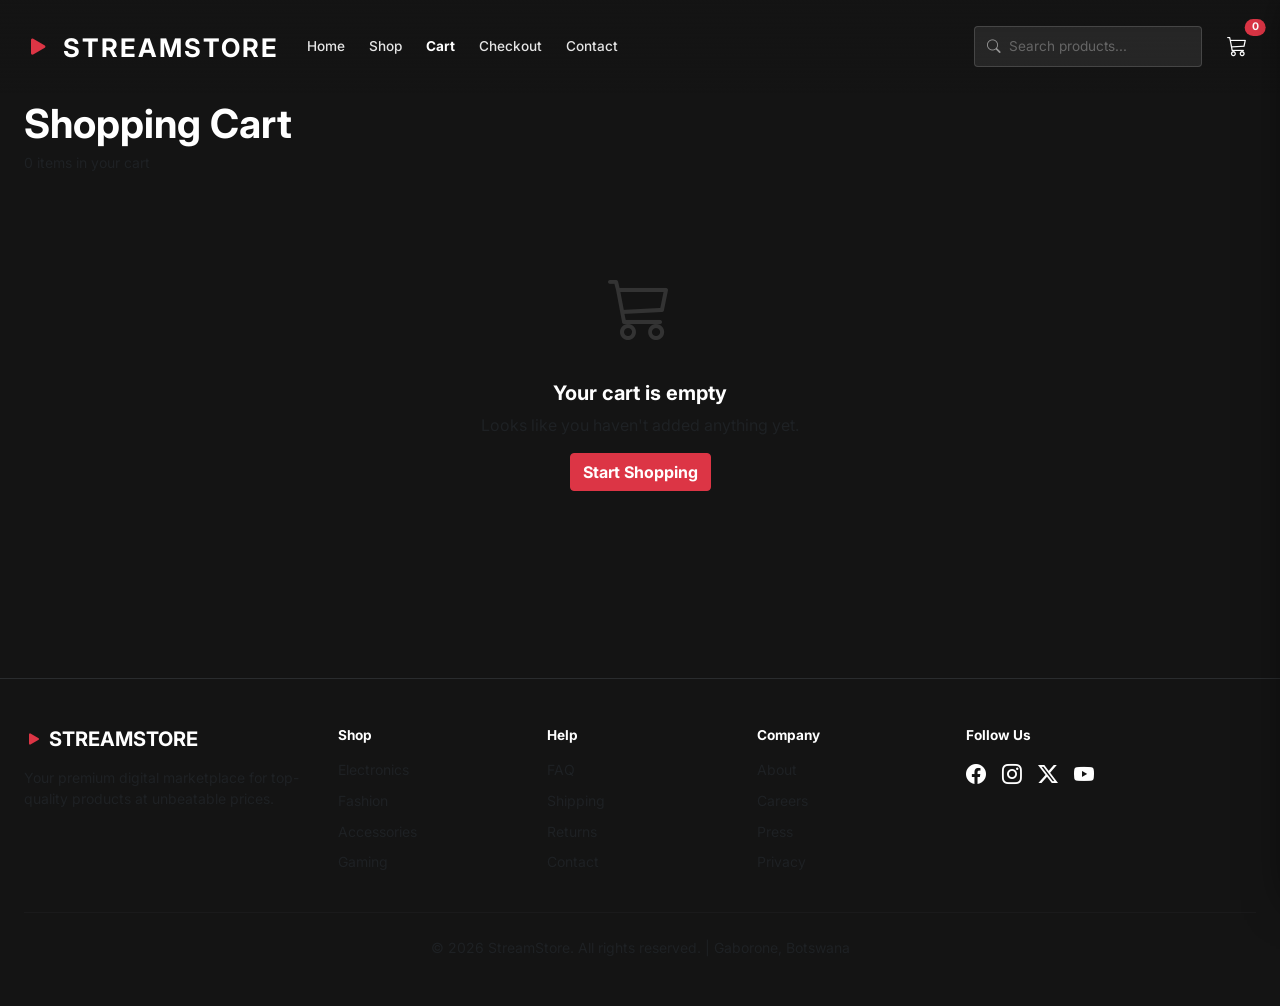
<file: cart.html>
<!DOCTYPE html>
<html lang="en">
<head>
  <meta charset="UTF-8">
  <meta name="viewport" content="width=device-width, initial-scale=1.0">
  <title>Shopping Cart - StreamStore</title>
  <link href="https://cdn.jsdelivr.net/npm/bootstrap@5.3.0/dist/css/bootstrap.min.css" rel="stylesheet">
  <link rel="stylesheet" href="https://cdn.jsdelivr.net/npm/bootstrap-icons@1.11.0/font/bootstrap-icons.css">
  <link rel="stylesheet" href="styles.css">
</head>
<body>

  <!-- Navbar -->
  <nav class="navbar navbar-expand-lg navbar-dark fixed-top">
    <div class="container-fluid px-4">
      <a class="navbar-brand fw-bold" href="index.html">
        <i class="bi bi-play-fill text-danger"></i> STREAMSTORE
      </a>
      <button class="navbar-toggler border-0" type="button" data-bs-toggle="collapse" data-bs-target="#navMenu">
        <span class="navbar-toggler-icon"></span>
      </button>
      <div class="collapse navbar-collapse" id="navMenu">
        <ul class="navbar-nav me-auto mb-2 mb-lg-0">
          <li class="nav-item"><a class="nav-link" href="index.html">Home</a></li>
          <li class="nav-item"><a class="nav-link" href="shop.html">Shop</a></li>
          <li class="nav-item"><a class="nav-link" href="cart.html">Cart</a></li>
          <li class="nav-item"><a class="nav-link" href="checkout.html">Checkout</a></li>
          <li class="nav-item"><a class="nav-link" href="contact.html">Contact</a></li>
        </ul>
        <div class="d-flex align-items-center gap-3">
          <div class="search-box">
            <i class="bi bi-search"></i>
            <input type="text" class="form-control bg-transparent border-0 text-white" placeholder="Search products...">
          </div>
          <button class="btn btn-sm position-relative" id="cartBtn" type="button">
            <i class="bi bi-cart3 fs-5 text-white"></i>
            <span class="position-absolute top-0 start-100 translate-middle badge rounded-pill bg-danger" id="cartCount">0</span>
          </button>
        </div>
      </div>
    </div>
  </nav>

  <!-- Cart Page -->
  <section class="cart-page">
    <div class="container-fluid px-4">
      <h1 class="fw-bold mb-1">Shopping Cart</h1>
      <p class="text-muted small mb-4" id="cartItemCount">0 items in your cart</p>

      <!-- Empty State -->
      <div class="cart-empty-state" id="cartPageEmpty">
        <i class="bi bi-cart3"></i>
        <h5 class="fw-bold">Your cart is empty</h5>
        <p class="text-muted">Looks like you haven't added anything yet.</p>
        <a href="shop.html" class="btn btn-danger fw-bold rounded-1">Start Shopping</a>
      </div>

      <div class="row g-4" id="cartPageContent" style="display:none;">
        <div class="col-lg-8">
          <div class="table-responsive cart-page-table">
            <table class="table table-dark table-borderless mb-0">
              <thead>
                <tr><th>Product</th><th>Price</th><th>Quantity</th><th>Total</th><th></th></tr>
              </thead>
              <tbody id="cartPageBody"></tbody>
            </table>
          </div>
          <div class="mt-3">
            <a href="shop.html" class="text-muted text-decoration-none small"><i class="bi bi-arrow-left me-1"></i> Continue Shopping</a>
          </div>
        </div>
        <div class="col-lg-4" id="cartPageSummary"></div>
      </div>
    </div>
  </section>

  <!-- Footer -->
  <footer class="py-5 border-top border-secondary border-opacity-25 mt-5">
    <div class="container-fluid px-4">
      <div class="row g-4">
        <div class="col-md-3">
          <h5 class="fw-bold mb-3"><i class="bi bi-play-fill text-danger"></i> STREAMSTORE</h5>
          <p class="text-muted small">Your premium digital marketplace for top-quality products at unbeatable prices.</p>
        </div>
        <div class="col-6 col-md-2"><h6 class="fw-bold">Shop</h6><ul class="list-unstyled text-muted small"><li>Electronics</li><li>Fashion</li><li>Accessories</li><li>Gaming</li></ul></div>
        <div class="col-6 col-md-2"><h6 class="fw-bold">Help</h6><ul class="list-unstyled text-muted small"><li>FAQ</li><li>Shipping</li><li>Returns</li><li><a href="contact.html" class="text-muted text-decoration-none">Contact</a></li></ul></div>
        <div class="col-6 col-md-2"><h6 class="fw-bold">Company</h6><ul class="list-unstyled text-muted small"><li>About</li><li>Careers</li><li>Press</li><li>Privacy</li></ul></div>
        <div class="col-6 col-md-3"><h6 class="fw-bold">Follow Us</h6><div class="d-flex gap-3 fs-5"><i class="bi bi-facebook"></i><i class="bi bi-instagram"></i><i class="bi bi-twitter-x"></i><i class="bi bi-youtube"></i></div></div>
      </div>
      <hr class="my-4 border-secondary border-opacity-25">
      <p class="text-center text-muted small mb-0">&copy; 2026 StreamStore. All rights reserved. | Gaborone, Botswana</p>
    </div>
  </footer>

  <!-- Cart Sidebar -->
  <div class="cart-overlay" id="cartOverlay"></div>
  <div class="cart-sidebar" id="cartSidebar">
    <div class="cart-header">
      <h5 class="fw-bold mb-0">Your Cart <span class="badge bg-danger ms-2" id="cartSidebarCount">0</span></h5>
      <button class="btn btn-sm text-white" id="closeCart"><i class="bi bi-x-lg"></i></button>
    </div>
    <div class="cart-body" id="cartBody">
      <div class="text-center text-muted py-5" id="emptyCart">
        <i class="bi bi-cart3 fs-1 d-block mb-3"></i>
        <p>Your cart is empty.</p>
        <small>Add some products to get started!</small>
      </div>
      <div id="cartItems"></div>
    </div>
    <div class="cart-footer">
      <div class="d-flex justify-content-between mb-2">
        <span>Total:</span>
        <span class="fw-bold fs-5" id="cartTotal">P0.00</span>
      </div>
      <a href="cart.html" class="btn btn-danger w-100 fw-bold rounded-1">VIEW CART</a>
    </div>
  </div>

  <script src="https://cdn.jsdelivr.net/npm/bootstrap@5.3.0/dist/js/bootstrap.bundle.min.js"></script>
  <script src="script.js"></script>
</body>
</html>
</file>
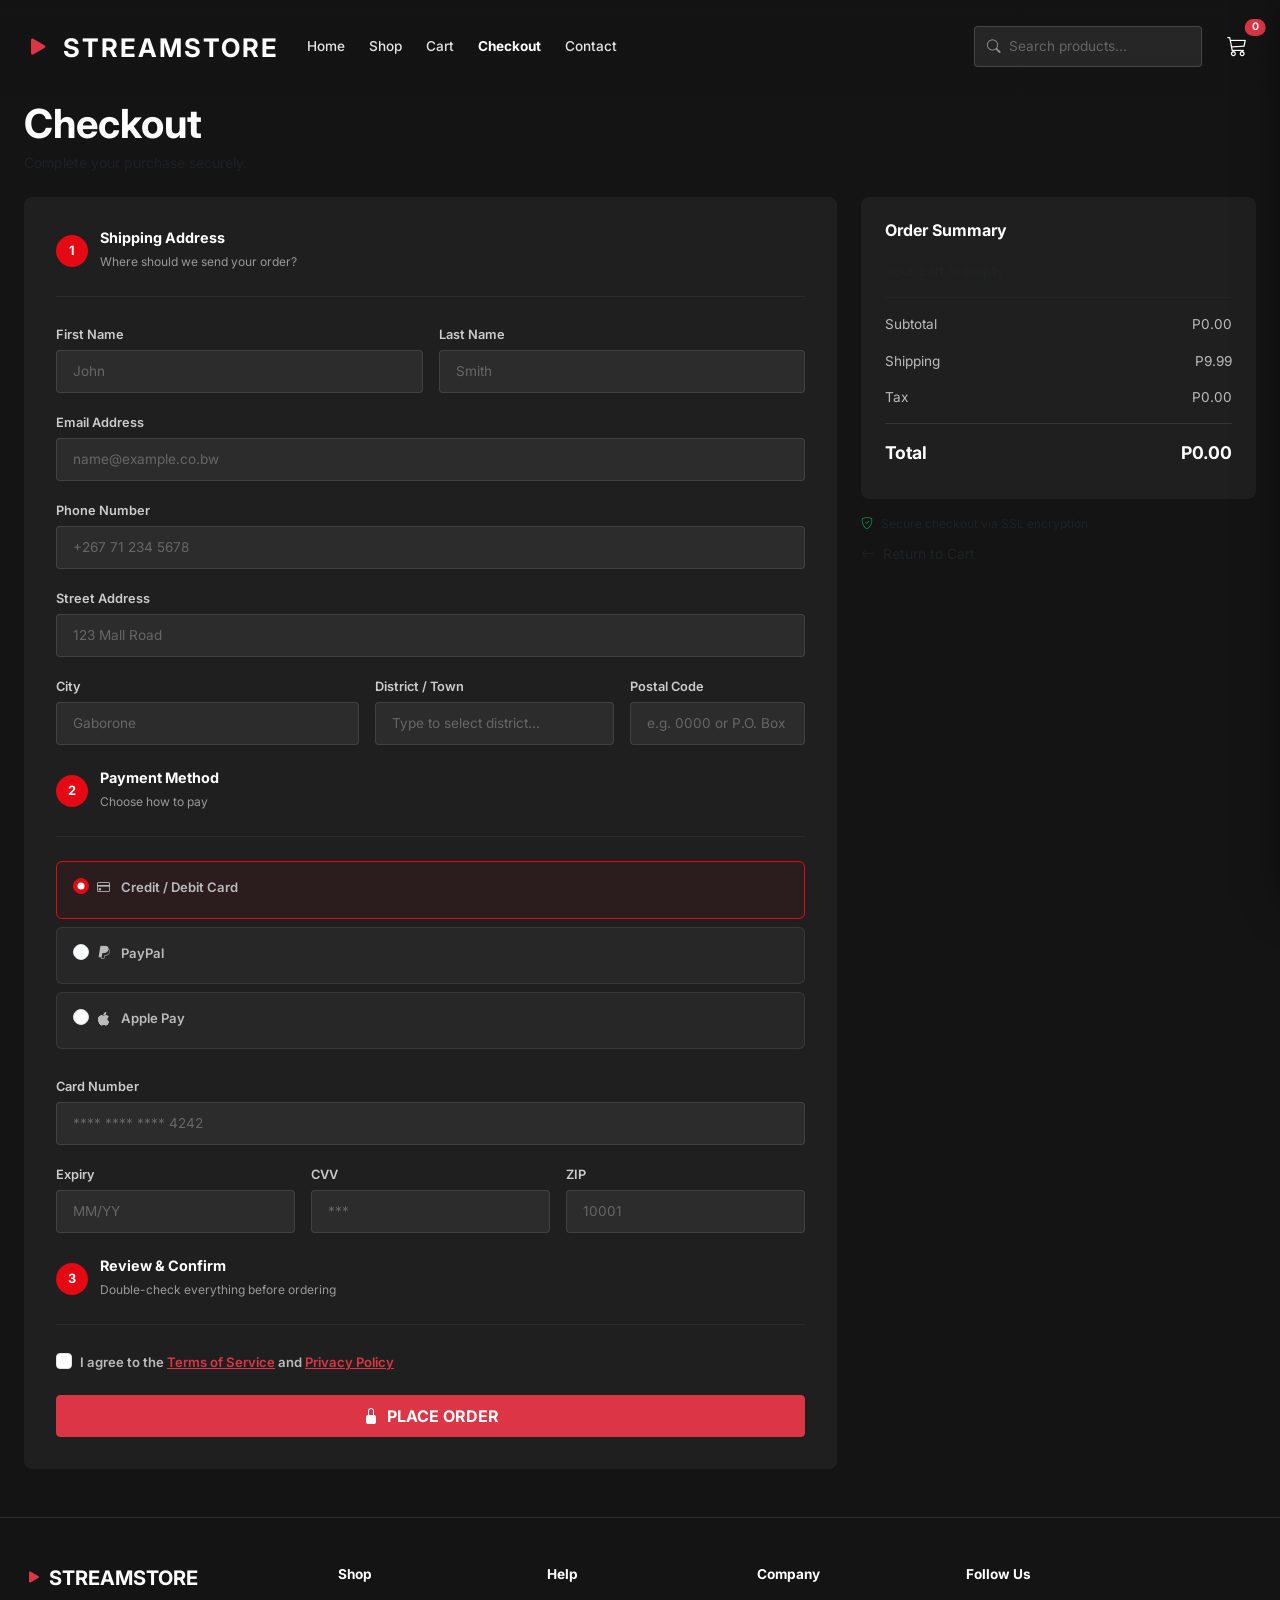
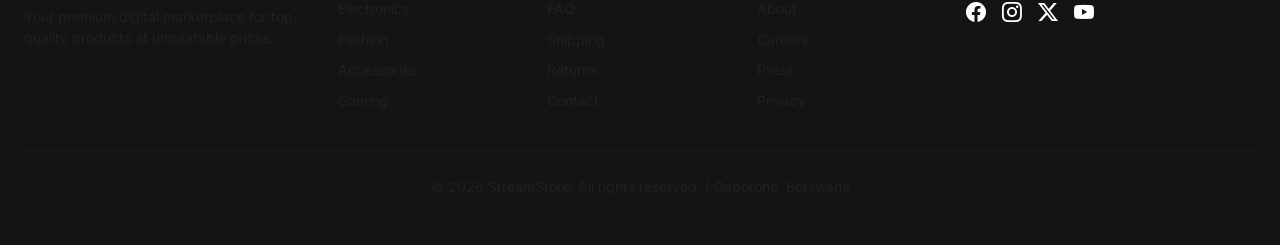
<file: checkout.html>
<!DOCTYPE html>
<html lang="en">
<head>
  <meta charset="UTF-8">
  <meta name="viewport" content="width=device-width, initial-scale=1.0">
  <title>Checkout - StreamStore</title>
  <link href="https://cdn.jsdelivr.net/npm/bootstrap@5.3.0/dist/css/bootstrap.min.css" rel="stylesheet">
  <link rel="stylesheet" href="https://cdn.jsdelivr.net/npm/bootstrap-icons@1.11.0/font/bootstrap-icons.css">
  <link rel="stylesheet" href="styles.css">
</head>
<body>

  <!-- Navbar -->
  <nav class="navbar navbar-expand-lg navbar-dark fixed-top">
    <div class="container-fluid px-4">
      <a class="navbar-brand fw-bold" href="index.html">
        <i class="bi bi-play-fill text-danger"></i> STREAMSTORE
      </a>
      <button class="navbar-toggler border-0" type="button" data-bs-toggle="collapse" data-bs-target="#navMenu">
        <span class="navbar-toggler-icon"></span>
      </button>
      <div class="collapse navbar-collapse" id="navMenu">
        <ul class="navbar-nav me-auto mb-2 mb-lg-0">
          <li class="nav-item"><a class="nav-link" href="index.html">Home</a></li>
          <li class="nav-item"><a class="nav-link" href="shop.html">Shop</a></li>
          <li class="nav-item"><a class="nav-link" href="cart.html">Cart</a></li>
          <li class="nav-item"><a class="nav-link" href="checkout.html">Checkout</a></li>
          <li class="nav-item"><a class="nav-link" href="contact.html">Contact</a></li>
        </ul>
        <div class="d-flex align-items-center gap-3">
          <div class="search-box">
            <i class="bi bi-search"></i>
            <input type="text" class="form-control bg-transparent border-0 text-white" placeholder="Search products...">
          </div>
          <button class="btn btn-sm position-relative" id="cartBtn" type="button">
            <i class="bi bi-cart3 fs-5 text-white"></i>
            <span class="position-absolute top-0 start-100 translate-middle badge rounded-pill bg-danger" id="cartCount">0</span>
          </button>
        </div>
      </div>
    </div>
  </nav>

  <!-- Checkout Page -->
  <section class="checkout-page">
    <div class="container-fluid px-4">
      <h1 class="fw-bold mb-1">Checkout</h1>
      <p class="text-muted small mb-4">Complete your purchase securely.</p>

      <div class="row g-4">
        <!-- Billing / Shipping Form -->
        <div class="col-lg-8">
          <div class="checkout-form">
            <!-- Step 1: Shipping -->
            <div class="checkout-step">
              <div class="checkout-step-number">1</div>
              <div><h6>Shipping Address</h6><small>Where should we send your order?</small></div>
            </div>
            <div class="row g-3 mb-4">
              <div class="col-md-6">
                <label>First Name</label>
                <input type="text" class="form-control checkout-name" id="checkoutFirstName" placeholder="John">
                <div class="error-msg" id="firstNameErr">Only letters allowed.</div>
              </div>
              <div class="col-md-6">
                <label>Last Name</label>
                <input type="text" class="form-control checkout-name" id="checkoutLastName" placeholder="Smith">
                <div class="error-msg" id="lastNameErr">Only letters allowed.</div>
              </div>
              <div class="col-12">
                <label>Email Address</label>
                <input type="email" class="form-control" placeholder="name@example.co.bw">
              </div>
              <div class="col-12">
                <label>Phone Number</label>
                <input type="tel" class="form-control" placeholder="+267 71 234 5678">
              </div>
              <div class="col-12">
                <label>Street Address</label>
                <input type="text" class="form-control" placeholder="123 Mall Road">
              </div>
              <div class="col-md-5">
                <label>City</label>
                <input type="text" class="form-control" placeholder="Gaborone">
              </div>
              <div class="col-md-4">
                <label>District / Town</label>
                <input type="text" class="form-control" list="stateList" id="stateInput" placeholder="Type to select district...">
                <datalist id="stateList">
                  <option value="Central District">
                  <option value="Chobe District">
                  <option value="Francistown">
                  <option value="Gaborone">
                  <option value="Ghanzi District">
                  <option value="Jwaneng">
                  <option value="Kgalagadi District">
                  <option value="Kgatleng District">
                  <option value="Kweneng District">
                  <option value="Lobatse">
                  <option value="Molepolole">
                  <option value="Maun">
                  <option value="Mogoditshane">
                  <option value="Moshupa">
                  <option value="North-East District">
                  <option value="North-West District">
                  <option value="Orapa">
                  <option value="Palapye">
                  <option value="Ramotswa">
                  <option value="Selibe Phikwe">
                  <option value="Serowe">
                  <option value="South-East District">
                  <option value="Southern District">
                  <option value="Sowa Town">
                  <option value="Tlokweng">
                </datalist>
              </div>
              <div class="col-md-3">
                <label>Postal Code</label>
                <input type="text" class="form-control" placeholder="e.g. 0000 or P.O. Box">
              </div>
            </div>

            <!-- Step 2: Payment -->
            <div class="checkout-step">
              <div class="checkout-step-number">2</div>
              <div><h6>Payment Method</h6><small>Choose how to pay</small></div>
            </div>
            <div class="mb-4">
              <div class="payment-option selected mb-2">
                <div class="form-check">
                  <input class="form-check-input" type="radio" name="payment" id="payCredit" checked>
                  <label class="form-check-label w-100" for="payCredit">
                    <i class="bi bi-credit-card me-2"></i> Credit / Debit Card
                  </label>
                </div>
              </div>
              <div class="payment-option mb-2">
                <div class="form-check">
                  <input class="form-check-input" type="radio" name="payment" id="payPaypal">
                  <label class="form-check-label w-100" for="payPaypal">
                    <i class="bi bi-paypal me-2"></i> PayPal
                  </label>
                </div>
              </div>
              <div class="payment-option">
                <div class="form-check">
                  <input class="form-check-input" type="radio" name="payment" id="payApple">
                  <label class="form-check-label w-100" for="payApple">
                    <i class="bi bi-apple me-2"></i> Apple Pay
                  </label>
                </div>
              </div>
            </div>
            <div class="row g-3 mb-4">
              <div class="col-12">
                <label>Card Number</label>
                <input type="text" class="form-control" placeholder="**** **** **** 4242">
              </div>
              <div class="col-md-4">
                <label>Expiry</label>
                <input type="text" class="form-control" placeholder="MM/YY">
              </div>
              <div class="col-md-4">
                <label>CVV</label>
                <input type="text" class="form-control" placeholder="***">
              </div>
              <div class="col-md-4">
                <label>ZIP</label>
                <input type="text" class="form-control" placeholder="10001">
              </div>
            </div>

            <!-- Step 3: Confirm -->
            <div class="checkout-step">
              <div class="checkout-step-number">3</div>
              <div><h6>Review & Confirm</h6><small>Double-check everything before ordering</small></div>
            </div>
            <div class="form-check mb-3">
              <input class="form-check-input" type="checkbox" id="termsCheck">
              <label class="form-check-label" for="termsCheck">
                I agree to the <a href="#" class="text-danger">Terms of Service</a> and <a href="#" class="text-danger">Privacy Policy</a>
              </label>
            </div>
            <button class="btn btn-danger w-100 fw-bold py-2 rounded-1" onclick="completeCheckout()">
              <i class="bi bi-lock-fill me-2"></i>PLACE ORDER
            </button>
          </div>
        </div>

        <!-- Order Summary -->
        <div class="col-lg-4">
          <div class="cart-summary">
            <h5>Order Summary</h5>
            <div id="checkoutItems"></div>
            <hr class="border-secondary border-opacity-25 my-2">
            <div class="summary-row"><span>Subtotal</span><span id="checkoutSubtotal">P0.00</span></div>
            <div class="summary-row"><span>Shipping</span><span id="checkoutShipping">P9.99</span></div>
            <div class="summary-row"><span>Tax</span><span id="checkoutTax">P0.00</span></div>
            <div class="summary-row total"><span>Total</span><span id="checkoutTotal">P0.00</span></div>
          </div>
          <div class="mt-3 d-flex align-items-center gap-2 text-muted" style="font-size:0.75rem;">
            <i class="bi bi-shield-check text-success"></i>
            Secure checkout via SSL encryption
          </div>
          <div class="mt-2">
            <a href="cart.html" class="text-muted text-decoration-none small"><i class="bi bi-arrow-left me-1"></i> Return to Cart</a>
          </div>
        </div>
      </div>
    </div>
  </section>

  <!-- Footer -->
  <footer class="py-5 border-top border-secondary border-opacity-25 mt-5">
    <div class="container-fluid px-4">
      <div class="row g-4">
        <div class="col-md-3">
          <h5 class="fw-bold mb-3"><i class="bi bi-play-fill text-danger"></i> STREAMSTORE</h5>
          <p class="text-muted small">Your premium digital marketplace for top-quality products at unbeatable prices.</p>
        </div>
        <div class="col-6 col-md-2"><h6 class="fw-bold">Shop</h6><ul class="list-unstyled text-muted small"><li>Electronics</li><li>Fashion</li><li>Accessories</li><li>Gaming</li></ul></div>
        <div class="col-6 col-md-2"><h6 class="fw-bold">Help</h6><ul class="list-unstyled text-muted small"><li>FAQ</li><li>Shipping</li><li>Returns</li><li><a href="contact.html" class="text-muted text-decoration-none">Contact</a></li></ul></div>
        <div class="col-6 col-md-2"><h6 class="fw-bold">Company</h6><ul class="list-unstyled text-muted small"><li>About</li><li>Careers</li><li>Press</li><li>Privacy</li></ul></div>
        <div class="col-6 col-md-3"><h6 class="fw-bold">Follow Us</h6><div class="d-flex gap-3 fs-5"><i class="bi bi-facebook"></i><i class="bi bi-instagram"></i><i class="bi bi-twitter-x"></i><i class="bi bi-youtube"></i></div></div>
      </div>
      <hr class="my-4 border-secondary border-opacity-25">
      <p class="text-center text-muted small mb-0">&copy; 2026 StreamStore. All rights reserved. | Gaborone, Botswana</p>
    </div>
  </footer>

  <!-- Cart Sidebar -->
  <div class="cart-overlay" id="cartOverlay"></div>
  <div class="cart-sidebar" id="cartSidebar">
    <div class="cart-header">
      <h5 class="fw-bold mb-0">Your Cart <span class="badge bg-danger ms-2" id="cartSidebarCount">0</span></h5>
      <button class="btn btn-sm text-white" id="closeCart"><i class="bi bi-x-lg"></i></button>
    </div>
    <div class="cart-body" id="cartBody">
      <div class="text-center text-muted py-5" id="emptyCart">
        <i class="bi bi-cart3 fs-1 d-block mb-3"></i>
        <p>Your cart is empty.</p>
        <small>Add some products to get started!</small>
      </div>
      <div id="cartItems"></div>
    </div>
    <div class="cart-footer">
      <div class="d-flex justify-content-between mb-2">
        <span>Total:</span>
        <span class="fw-bold fs-5" id="cartTotal">P0.00</span>
      </div>
      <a href="cart.html" class="btn btn-danger w-100 fw-bold rounded-1">VIEW CART</a>
    </div>
  </div>

  <script src="https://cdn.jsdelivr.net/npm/bootstrap@5.3.0/dist/js/bootstrap.bundle.min.js"></script>
  <script src="script.js"></script>
  <script>
    function lettersOnly(input, errId) {
      input.addEventListener('input', function() {
        const err = document.getElementById(errId);
        this.value = this.value.replace(/[^A-Za-z\s]/g, '');
        if (!this.value.trim()) {
          this.classList.add('error');
          err.classList.add('show');
        } else {
          this.classList.remove('error');
          err.classList.remove('show');
        }
      });
    }
    lettersOnly(document.getElementById('checkoutFirstName'), 'firstNameErr');
    lettersOnly(document.getElementById('checkoutLastName'), 'lastNameErr');
  </script>
</body>
</html>
</file>
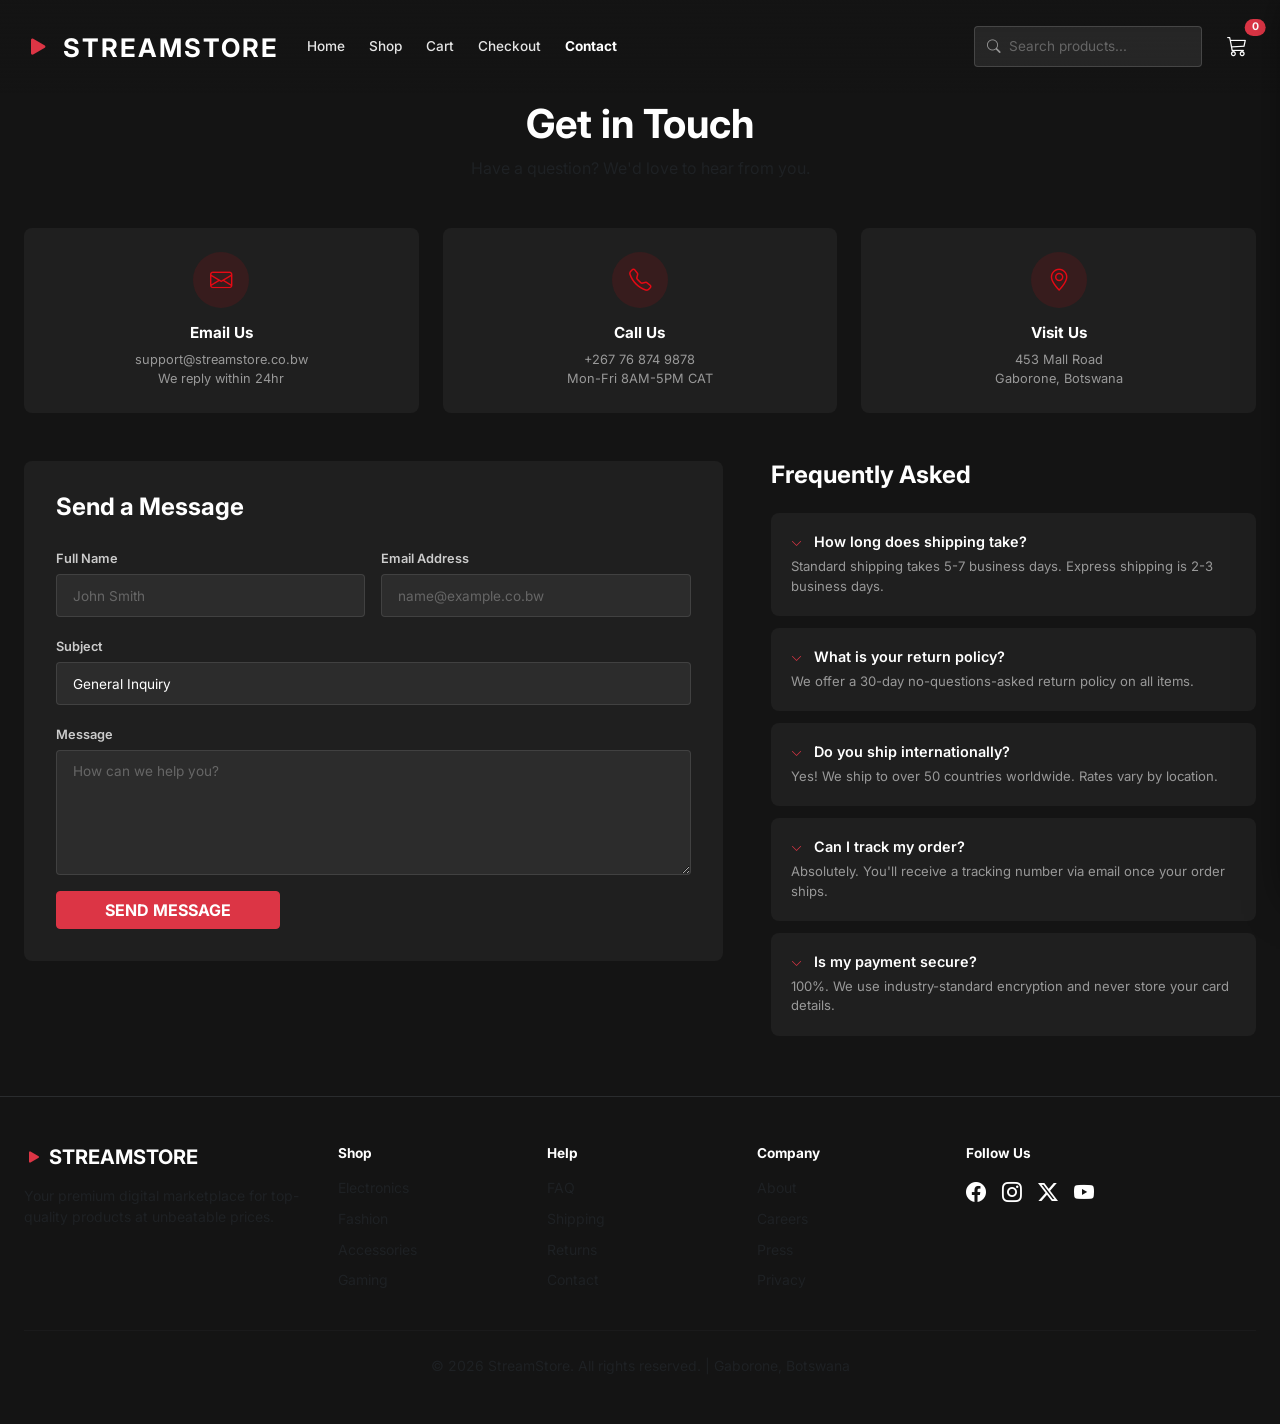
<file: contact.html>
<!DOCTYPE html>
<html lang="en">
<head>
  <meta charset="UTF-8">
  <meta name="viewport" content="width=device-width, initial-scale=1.0">
  <title>Contact Us - StreamStore</title>
  <link href="https://cdn.jsdelivr.net/npm/bootstrap@5.3.0/dist/css/bootstrap.min.css" rel="stylesheet">
  <link rel="stylesheet" href="https://cdn.jsdelivr.net/npm/bootstrap-icons@1.11.0/font/bootstrap-icons.css">
  <link rel="stylesheet" href="styles.css">
</head>
<body>

  <!-- Navbar -->
  <nav class="navbar navbar-expand-lg navbar-dark fixed-top">
    <div class="container-fluid px-4">
      <a class="navbar-brand fw-bold" href="index.html">
        <i class="bi bi-play-fill text-danger"></i> STREAMSTORE
      </a>
      <button class="navbar-toggler border-0" type="button" data-bs-toggle="collapse" data-bs-target="#navMenu">
        <span class="navbar-toggler-icon"></span>
      </button>
      <div class="collapse navbar-collapse" id="navMenu">
        <ul class="navbar-nav me-auto mb-2 mb-lg-0">
          <li class="nav-item"><a class="nav-link" href="index.html">Home</a></li>
          <li class="nav-item"><a class="nav-link" href="shop.html">Shop</a></li>
          <li class="nav-item"><a class="nav-link" href="cart.html">Cart</a></li>
          <li class="nav-item"><a class="nav-link" href="checkout.html">Checkout</a></li>
          <li class="nav-item"><a class="nav-link" href="contact.html">Contact</a></li>
        </ul>
        <div class="d-flex align-items-center gap-3">
          <div class="search-box">
            <i class="bi bi-search"></i>
            <input type="text" class="form-control bg-transparent border-0 text-white" placeholder="Search products...">
          </div>
          <button class="btn btn-sm position-relative" id="cartBtn" type="button">
            <i class="bi bi-cart3 fs-5 text-white"></i>
            <span class="position-absolute top-0 start-100 translate-middle badge rounded-pill bg-danger" id="cartCount">0</span>
          </button>
        </div>
      </div>
    </div>
  </nav>

  <!-- Contact Page -->
  <section class="contact-page">
    <div class="container-fluid px-4">
      <div class="text-center mb-5">
        <h1 class="fw-bold">Get in Touch</h1>
        <p class="text-muted">Have a question? We'd love to hear from you.</p>
      </div>

      <!-- Contact Cards -->
      <div class="row g-4 mb-5">
        <div class="col-md-4">
          <div class="contact-card">
            <div class="contact-card-icon"><i class="bi bi-envelope"></i></div>
            <h6>Email Us</h6>
            <p>support@streamstore.co.bw<br>We reply within 24hr</p>
          </div>
        </div>
        <div class="col-md-4">
          <div class="contact-card">
            <div class="contact-card-icon"><i class="bi bi-telephone"></i></div>
            <h6>Call Us</h6>
            <p>+267 76 874 9878<br>Mon-Fri 8AM-5PM CAT</p>
          </div>
        </div>
        <div class="col-md-4">
          <div class="contact-card">
            <div class="contact-card-icon"><i class="bi bi-geo-alt"></i></div>
            <h6>Visit Us</h6>
            <p>453 Mall Road<br>Gaborone, Botswana</p>
          </div>
        </div>
      </div>

      <div class="row g-5">
        <!-- Contact Form -->
        <div class="col-lg-7">
          <div class="contact-form">
            <h4 class="fw-bold mb-4">Send a Message</h4>
            <form id="contactForm" novalidate>
              <div class="row g-3">
                <div class="col-md-6">
                  <label>Full Name</label>
                  <input type="text" class="form-control" id="nameInput" placeholder="John Smith" required>
                  <div class="error-msg" id="nameError">Only letters and spaces allowed.</div>
                </div>
                <div class="col-md-6">
                  <label>Email Address</label>
                  <input type="email" class="form-control" placeholder="name@example.co.bw" required>
                </div>
                <div class="col-12">
                  <label>Subject</label>
                  <select class="form-select">
                    <option>General Inquiry</option>
                    <option>Order Support</option>
                    <option>Returns & Exchanges</option>
                    <option>Shipping Information</option>
                    <option>Other</option>
                  </select>
                </div>
                <div class="col-12">
                  <label>Message</label>
                  <textarea class="form-control" rows="5" placeholder="How can we help you?" required></textarea>
                </div>
                <div class="col-12">
                  <button type="submit" class="btn btn-danger fw-bold px-5 rounded-1">SEND MESSAGE</button>
                </div>
              </div>
            </form>
          </div>
        </div>

        <!-- FAQ -->
        <div class="col-lg-5">
          <h4 class="fw-bold mb-4">Frequently Asked</h4>
          <div class="faq-item">
            <h6><i class="bi bi-chevron-down me-2 text-danger" style="font-size:0.7rem;"></i> How long does shipping take?</h6>
            <p>Standard shipping takes 5-7 business days. Express shipping is 2-3 business days.</p>
          </div>
          <div class="faq-item">
            <h6><i class="bi bi-chevron-down me-2 text-danger" style="font-size:0.7rem;"></i> What is your return policy?</h6>
            <p>We offer a 30-day no-questions-asked return policy on all items.</p>
          </div>
          <div class="faq-item">
            <h6><i class="bi bi-chevron-down me-2 text-danger" style="font-size:0.7rem;"></i> Do you ship internationally?</h6>
            <p>Yes! We ship to over 50 countries worldwide. Rates vary by location.</p>
          </div>
          <div class="faq-item">
            <h6><i class="bi bi-chevron-down me-2 text-danger" style="font-size:0.7rem;"></i> Can I track my order?</h6>
            <p>Absolutely. You'll receive a tracking number via email once your order ships.</p>
          </div>
          <div class="faq-item">
            <h6><i class="bi bi-chevron-down me-2 text-danger" style="font-size:0.7rem;"></i> Is my payment secure?</h6>
            <p>100%. We use industry-standard encryption and never store your card details.</p>
          </div>
        </div>
      </div>
    </div>
  </section>

  <!-- Footer -->
  <footer class="py-5 border-top border-secondary border-opacity-25 mt-5">
    <div class="container-fluid px-4">
      <div class="row g-4">
        <div class="col-md-3">
          <h5 class="fw-bold mb-3"><i class="bi bi-play-fill text-danger"></i> STREAMSTORE</h5>
          <p class="text-muted small">Your premium digital marketplace for top-quality products at unbeatable prices.</p>
        </div>
        <div class="col-6 col-md-2"><h6 class="fw-bold">Shop</h6><ul class="list-unstyled text-muted small"><li>Electronics</li><li>Fashion</li><li>Accessories</li><li>Gaming</li></ul></div>
        <div class="col-6 col-md-2"><h6 class="fw-bold">Help</h6><ul class="list-unstyled text-muted small"><li>FAQ</li><li>Shipping</li><li>Returns</li><li><a href="contact.html" class="text-muted text-decoration-none">Contact</a></li></ul></div>
        <div class="col-6 col-md-2"><h6 class="fw-bold">Company</h6><ul class="list-unstyled text-muted small"><li>About</li><li>Careers</li><li>Press</li><li>Privacy</li></ul></div>
        <div class="col-6 col-md-3"><h6 class="fw-bold">Follow Us</h6><div class="d-flex gap-3 fs-5"><i class="bi bi-facebook"></i><i class="bi bi-instagram"></i><i class="bi bi-twitter-x"></i><i class="bi bi-youtube"></i></div></div>
      </div>
      <hr class="my-4 border-secondary border-opacity-25">
      <p class="text-center text-muted small mb-0">&copy; 2026 StreamStore. All rights reserved. | Gaborone, Botswana</p>
    </div>
  </footer>

  <!-- Cart Sidebar -->
  <div class="cart-overlay" id="cartOverlay"></div>
  <div class="cart-sidebar" id="cartSidebar">
    <div class="cart-header">
      <h5 class="fw-bold mb-0">Your Cart <span class="badge bg-danger ms-2" id="cartSidebarCount">0</span></h5>
      <button class="btn btn-sm text-white" id="closeCart"><i class="bi bi-x-lg"></i></button>
    </div>
    <div class="cart-body" id="cartBody">
      <div class="text-center text-muted py-5" id="emptyCart">
        <i class="bi bi-cart3 fs-1 d-block mb-3"></i>
        <p>Your cart is empty.</p>
        <small>Add some products to get started!</small>
      </div>
      <div id="cartItems"></div>
    </div>
    <div class="cart-footer">
      <div class="d-flex justify-content-between mb-2">
        <span>Total:</span>
        <span class="fw-bold fs-5" id="cartTotal">P0.00</span>
      </div>
      <a href="cart.html" class="btn btn-danger w-100 fw-bold rounded-1">VIEW CART</a>
    </div>
  </div>

  <script src="https://cdn.jsdelivr.net/npm/bootstrap@5.3.0/dist/js/bootstrap.bundle.min.js"></script>
  <script src="script.js"></script>
  <script>
    const nameInput = document.getElementById('nameInput');
    const nameError = document.getElementById('nameError');
    const contactForm = document.getElementById('contactForm');

    nameInput.addEventListener('input', function() {
      const valid = /^[A-Za-z\s]*$/.test(this.value);
      if (!valid) {
        this.value = this.value.replace(/[^A-Za-z\s]/g, '');
      }
      if (this.value.trim() === '') {
        this.classList.add('error');
        nameError.classList.add('show');
      } else {
        this.classList.remove('error');
        nameError.classList.remove('show');
      }
    });

    contactForm.addEventListener('submit', function(e) {
      e.preventDefault();
      if (!nameInput.value.trim()) {
        nameInput.classList.add('error');
        nameError.classList.add('show');
        nameInput.focus();
        return;
      }
      showToast('Message sent! We will get back to you soon.');
      this.reset();
      nameInput.classList.remove('error');
      nameError.classList.remove('show');
    });
  </script>
</body>
</html>
</file>
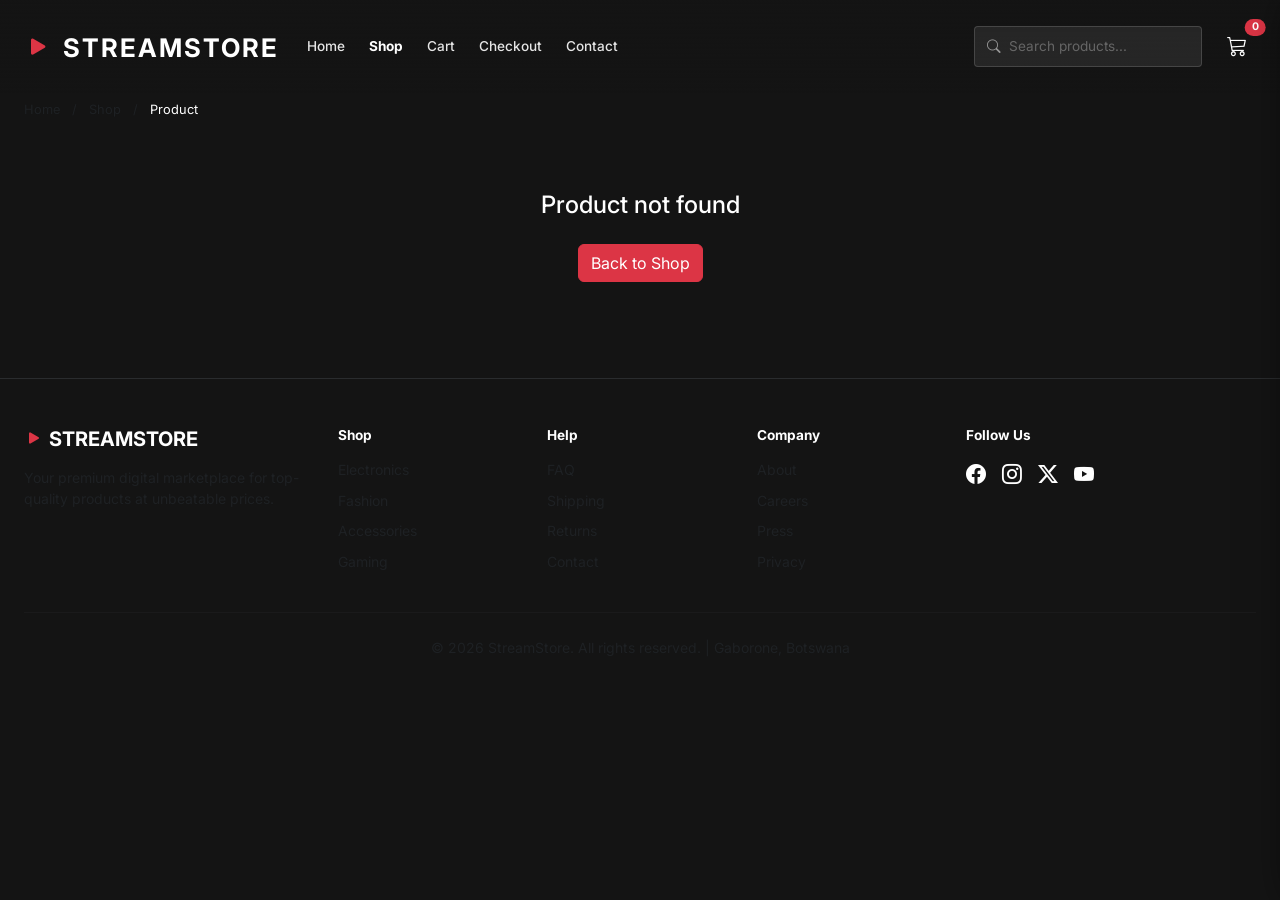
<file: product.html>
<!DOCTYPE html>
<html lang="en">
<head>
  <meta charset="UTF-8">
  <meta name="viewport" content="width=device-width, initial-scale=1.0">
  <title>Product Details - StreamStore</title>
  <link href="https://cdn.jsdelivr.net/npm/bootstrap@5.3.0/dist/css/bootstrap.min.css" rel="stylesheet">
  <link rel="stylesheet" href="https://cdn.jsdelivr.net/npm/bootstrap-icons@1.11.0/font/bootstrap-icons.css">
  <link rel="stylesheet" href="styles.css">
</head>
<body>

  <!-- Navbar -->
  <nav class="navbar navbar-expand-lg navbar-dark fixed-top">
    <div class="container-fluid px-4">
      <a class="navbar-brand fw-bold" href="index.html">
        <i class="bi bi-play-fill text-danger"></i> STREAMSTORE
      </a>
      <button class="navbar-toggler border-0" type="button" data-bs-toggle="collapse" data-bs-target="#navMenu">
        <span class="navbar-toggler-icon"></span>
      </button>
      <div class="collapse navbar-collapse" id="navMenu">
        <ul class="navbar-nav me-auto mb-2 mb-lg-0">
          <li class="nav-item"><a class="nav-link" href="index.html">Home</a></li>
          <li class="nav-item"><a class="nav-link" href="shop.html">Shop</a></li>
          <li class="nav-item"><a class="nav-link" href="cart.html">Cart</a></li>
          <li class="nav-item"><a class="nav-link" href="checkout.html">Checkout</a></li>
          <li class="nav-item"><a class="nav-link" href="contact.html">Contact</a></li>
        </ul>
        <div class="d-flex align-items-center gap-3">
          <div class="search-box">
            <i class="bi bi-search"></i>
            <input type="text" class="form-control bg-transparent border-0 text-white" placeholder="Search products...">
          </div>
          <button class="btn btn-sm position-relative" id="cartBtn" type="button">
            <i class="bi bi-cart3 fs-5 text-white"></i>
            <span class="position-absolute top-0 start-100 translate-middle badge rounded-pill bg-danger" id="cartCount">0</span>
          </button>
        </div>
      </div>
    </div>
  </nav>

  <!-- Breadcrumb -->
  <section class="product-detail-page">
    <div class="container-fluid px-4">
      <nav class="mb-4" style="font-size:0.8rem;">
        <a href="index.html" class="text-muted text-decoration-none">Home</a>
        <span class="text-muted mx-2">/</span>
        <a href="shop.html" class="text-muted text-decoration-none">Shop</a>
        <span class="text-muted mx-2">/</span>
        <span class="text-white" id="breadcrumbProduct">Product</span>
      </nav>
      <div id="productDetailContainer"></div>
    </div>
  </section>

  <!-- Footer -->
  <footer class="py-5 border-top border-secondary border-opacity-25 mt-5">
    <div class="container-fluid px-4">
      <div class="row g-4">
        <div class="col-md-3">
          <h5 class="fw-bold mb-3"><i class="bi bi-play-fill text-danger"></i> STREAMSTORE</h5>
          <p class="text-muted small">Your premium digital marketplace for top-quality products at unbeatable prices.</p>
        </div>
        <div class="col-6 col-md-2"><h6 class="fw-bold">Shop</h6><ul class="list-unstyled text-muted small"><li>Electronics</li><li>Fashion</li><li>Accessories</li><li>Gaming</li></ul></div>
        <div class="col-6 col-md-2"><h6 class="fw-bold">Help</h6><ul class="list-unstyled text-muted small"><li>FAQ</li><li>Shipping</li><li>Returns</li><li><a href="contact.html" class="text-muted text-decoration-none">Contact</a></li></ul></div>
        <div class="col-6 col-md-2"><h6 class="fw-bold">Company</h6><ul class="list-unstyled text-muted small"><li>About</li><li>Careers</li><li>Press</li><li>Privacy</li></ul></div>
        <div class="col-6 col-md-3"><h6 class="fw-bold">Follow Us</h6><div class="d-flex gap-3 fs-5"><i class="bi bi-facebook"></i><i class="bi bi-instagram"></i><i class="bi bi-twitter-x"></i><i class="bi bi-youtube"></i></div></div>
      </div>
      <hr class="my-4 border-secondary border-opacity-25">
      <p class="text-center text-muted small mb-0">&copy; 2026 StreamStore. All rights reserved. | Gaborone, Botswana</p>
    </div>
  </footer>

  <!-- Cart Sidebar -->
  <div class="cart-overlay" id="cartOverlay"></div>
  <div class="cart-sidebar" id="cartSidebar">
    <div class="cart-header">
      <h5 class="fw-bold mb-0">Your Cart <span class="badge bg-danger ms-2" id="cartSidebarCount">0</span></h5>
      <button class="btn btn-sm text-white" id="closeCart"><i class="bi bi-x-lg"></i></button>
    </div>
    <div class="cart-body" id="cartBody">
      <div class="text-center text-muted py-5" id="emptyCart">
        <i class="bi bi-cart3 fs-1 d-block mb-3"></i>
        <p>Your cart is empty.</p>
        <small>Add some products to get started!</small>
      </div>
      <div id="cartItems"></div>
    </div>
    <div class="cart-footer">
      <div class="d-flex justify-content-between mb-2">
        <span>Total:</span>
        <span class="fw-bold fs-5" id="cartTotal">P0.00</span>
      </div>
      <a href="cart.html" class="btn btn-danger w-100 fw-bold rounded-1">VIEW CART</a>
    </div>
  </div>

  <script src="https://cdn.jsdelivr.net/npm/bootstrap@5.3.0/dist/js/bootstrap.bundle.min.js"></script>
  <script src="script.js"></script>
</body>
</html>
</file>
<file: styles.css>
@import url('https://fonts.googleapis.com/css2?family=Inter:wght@400;500;600;700;800;900&display=swap');

* {
  margin: 0;
  padding: 0;
  box-sizing: border-box;
}

body {
  font-family: 'Inter', sans-serif;
  background: #141414;
  color: #fff;
  overflow-x: hidden;
}

/* Navbar */
.navbar {
  background: linear-gradient(180deg, rgba(20,20,20,0.95) 0%, rgba(20,20,20,0) 100%);
  padding: 1.25rem 0;
  transition: all 0.3s ease;
  z-index: 1000;
}

.navbar.scrolled {
  background: rgba(20,20,20,0.98);
  padding: 0.75rem 0;
  box-shadow: 0 2px 20px rgba(0,0,0,0.5);
}

.navbar-brand {
  font-size: 1.6rem;
  letter-spacing: 2px;
}

.navbar-brand i {
  font-size: 1.8rem;
}

.nav-link {
  font-size: 0.85rem;
  font-weight: 500;
  color: #e5e5e5 !important;
  transition: color 0.2s;
  padding: 0.25rem 0.75rem !important;
}

.nav-link:hover,
.nav-link.active {
  color: #fff !important;
}

.search-box {
  display: flex;
  align-items: center;
  background: rgba(255,255,255,0.08);
  border: 1px solid rgba(255,255,255,0.15);
  border-radius: 4px;
  padding: 0.25rem 0.75rem;
  transition: all 0.3s;
}

.search-box:focus-within {
  background: rgba(255,255,255,0.12);
  border-color: #fff;
}

.search-box i {
  color: #999;
  font-size: 0.85rem;
  margin-right: 8px;
}

.search-box input {
  font-size: 0.85rem;
  padding: 0.35rem 0;
  outline: none;
  width: 180px;
}

.search-box input::placeholder {
  color: #666;
}

#cartBtn {
  position: relative;
}

#cartBtn i {
  font-size: 1.3rem;
}

/* Hero */
.hero-section {
  min-height: 85vh;
  position: relative;
  background: url('https://images.unsplash.com/photo-1607082348824-0a96f2a4b9da?w=1920&q=80') center/cover no-repeat;
  padding-top: 80px;
}

.hero-overlay {
  position: absolute;
  inset: 0;
  background: linear-gradient(90deg, rgba(20,20,20,0.92) 0%, rgba(20,20,20,0.6) 50%, rgba(20,20,20,0.3) 100%),
              linear-gradient(0deg, #141414 0%, transparent 40%, transparent 80%, #141414 100%);
}

.hero-title {
  line-height: 1.1;
  text-shadow: 2px 2px 20px rgba(0,0,0,0.5);
}

.hero-subtitle {
  max-width: 520px;
  line-height: 1.6;
}

/* Categories */
#categoryRow {
  scrollbar-width: none;
}

#categoryRow::-webkit-scrollbar {
  display: none;
}

.category-card {
  flex-shrink: 0;
  background: rgba(255,255,255,0.06);
  padding: 0.5rem 1.25rem;
  border-radius: 999px;
  font-size: 0.85rem;
  font-weight: 500;
  cursor: pointer;
  transition: all 0.2s;
  border: 1px solid transparent;
  white-space: nowrap;
}

.category-card:hover {
  background: rgba(255,255,255,0.12);
}

.category-card.active {
  background: #e50914;
  border-color: #e50914;
  color: #fff;
}

/* Section Title */
.section-title {
  font-size: 1.4rem;
  font-weight: 700;
}

/* Product Cards */
.product-card {
  background: #1f1f1f;
  border: none;
  border-radius: 6px;
  overflow: hidden;
  transition: all 0.3s ease;
  cursor: pointer;
  height: 100%;
}

.product-card:hover {
  transform: scale(1.03);
  box-shadow: 0 10px 30px rgba(0,0,0,0.6);
  z-index: 2;
}

.product-img-wrapper {
  position: relative;
  overflow: hidden;
  aspect-ratio: 16/9;
  background: #2a2a2a;
}

.product-img-wrapper img {
  width: 100%;
  height: 100%;
  object-fit: cover;
  transition: transform 0.4s;
}

.product-card:hover .product-img-wrapper img {
  transform: scale(1.08);
}

.product-badge {
  position: absolute;
  top: 10px;
  left: 10px;
  background: #e50914;
  color: #fff;
  font-size: 0.7rem;
  font-weight: 700;
  padding: 0.2rem 0.6rem;
  border-radius: 3px;
  text-transform: uppercase;
}

.product-rating {
  position: absolute;
  bottom: 10px;
  right: 10px;
  background: rgba(0,0,0,0.8);
  color: #ffd700;
  font-size: 0.75rem;
  padding: 0.15rem 0.5rem;
  border-radius: 3px;
  display: flex;
  align-items: center;
  gap: 4px;
}

.product-body {
  padding: 0.85rem 1rem;
}

.product-title {
  font-size: 0.92rem;
  font-weight: 700;
  margin-bottom: 4px;
  color: #f0f0f0;
  display: -webkit-box;
  -webkit-line-clamp: 2;
  -webkit-box-orient: vertical;
  overflow: hidden;
  min-height: 2.5em;
}

.product-category {
  font-size: 0.7rem;
  color: #999;
  text-transform: uppercase;
  letter-spacing: 1px;
  margin-bottom: 6px;
}

.product-price {
  font-size: 1.1rem;
  font-weight: 700;
  color: #46d369;
}

.product-price .original {
  font-size: 0.8rem;
  color: #666;
  text-decoration: line-through;
  font-weight: 400;
  margin-left: 6px;
}

.product-card .btn-add {
  font-size: 0.78rem;
  padding: 0.3rem 0.85rem;
  border-radius: 3px;
  background: transparent;
  border: 1px solid rgba(255,255,255,0.2);
  color: #fff;
  transition: all 0.2s;
}

.product-card .btn-add:hover {
  background: #e50914;
  border-color: #e50914;
}

/* Cart Sidebar */
.cart-overlay {
  position: fixed;
  inset: 0;
  background: rgba(0,0,0,0.6);
  z-index: 9999;
  opacity: 0;
  visibility: hidden;
  transition: all 0.3s;
}

.cart-overlay.show {
  opacity: 1;
  visibility: visible;
}

.cart-sidebar {
  position: fixed;
  top: 0;
  right: -420px;
  width: 400px;
  max-width: 90vw;
  height: 100vh;
  background: #1a1a1a;
  z-index: 10000;
  transition: right 0.35s cubic-bezier(0.4, 0, 0.2, 1);
  display: flex;
  flex-direction: column;
  box-shadow: -10px 0 40px rgba(0,0,0,0.6);
}

.cart-sidebar.open {
  right: 0;
}

.cart-header {
  display: flex;
  justify-content: space-between;
  align-items: center;
  padding: 1.25rem 1.5rem;
  border-bottom: 1px solid rgba(255,255,255,0.08);
}

.cart-body {
  flex: 1;
  overflow-y: auto;
  padding: 1rem 1.5rem;
}

.cart-body::-webkit-scrollbar {
  width: 4px;
}

.cart-body::-webkit-scrollbar-thumb {
  background: #333;
  border-radius: 4px;
}

.cart-item {
  display: flex;
  gap: 12px;
  padding: 1rem 0;
  border-bottom: 1px solid rgba(255,255,255,0.06);
}

.cart-item-img {
  width: 70px;
  height: 70px;
  border-radius: 6px;
  object-fit: cover;
  background: #2a2a2a;
  flex-shrink: 0;
}

.cart-item-info {
  flex: 1;
  min-width: 0;
}

.cart-item-title {
  font-size: 0.85rem;
  font-weight: 600;
  margin-bottom: 4px;
}

.cart-item-price {
  font-size: 0.85rem;
  color: #46d369;
  font-weight: 600;
}

.cart-item-qty {
  display: flex;
  align-items: center;
  gap: 8px;
  margin-top: 6px;
}

.cart-item-qty button {
  width: 26px;
  height: 26px;
  border-radius: 50%;
  border: 1px solid rgba(255,255,255,0.15);
  background: transparent;
  color: #fff;
  display: flex;
  align-items: center;
  justify-content: center;
  font-size: 0.8rem;
  transition: all 0.2s;
}

.cart-item-qty button:hover {
  background: rgba(255,255,255,0.1);
}

.cart-item-qty span {
  font-size: 0.85rem;
  width: 20px;
  text-align: center;
}

.cart-item-remove {
  background: none;
  border: none;
  color: #666;
  font-size: 0.8rem;
  padding: 0;
  align-self: flex-start;
  transition: color 0.2s;
}

.cart-item-remove:hover {
  color: #e50914;
}

.cart-footer {
  padding: 1.25rem 1.5rem;
  border-top: 1px solid rgba(255,255,255,0.08);
}

/* Toast */
.toast-container {
  position: fixed;
  bottom: 30px;
  left: 50%;
  transform: translateX(-50%);
  z-index: 99999;
}

.toast-msg {
  background: #46d369;
  color: #000;
  font-weight: 600;
  font-size: 0.85rem;
  padding: 0.75rem 1.5rem;
  border-radius: 6px;
  box-shadow: 0 4px 20px rgba(0,0,0,0.4);
  animation: slideUpToast 0.3s ease;
}

@keyframes slideUpToast {
  from {
    opacity: 0;
    transform: translateY(20px);
  }
  to {
    opacity: 1;
    transform: translateY(0);
  }
}

/* Footer */
footer {
  background: #141414;
}

footer h6 {
  font-size: 0.85rem;
  margin-bottom: 1rem;
}

footer ul li {
  margin-bottom: 0.6rem;
  cursor: pointer;
  transition: color 0.2s;
}

footer ul li:hover {
  color: #fff !important;
}

footer .bi {
  cursor: pointer;
  transition: color 0.2s;
}

footer .bi:hover {
  color: #e50914;
}

/* ============================
   Shop Page
   ============================ */
.shop-header {
  padding-top: 100px;
  padding-bottom: 1rem;
}

.filter-btn {
  background: rgba(255,255,255,0.06);
  border: 1px solid rgba(255,255,255,0.1);
  color: #ccc;
  padding: 0.4rem 1rem;
  border-radius: 4px;
  font-size: 0.8rem;
  transition: all 0.2s;
}

.filter-btn:hover,
.filter-btn.active {
  background: #e50914;
  border-color: #e50914;
  color: #fff;
}

/* ============================
   Product Detail Page
   ============================ */
.product-detail-page {
  padding-top: 100px;
}

.product-detail-img {
  border-radius: 8px;
  width: 100%;
  aspect-ratio: 16/10;
  object-fit: cover;
  background: #2a2a2a;
}

.detail-badge {
  display: inline-block;
  background: #e50914;
  color: #fff;
  font-size: 0.7rem;
  font-weight: 700;
  padding: 0.25rem 0.75rem;
  border-radius: 3px;
  text-transform: uppercase;
  letter-spacing: 1px;
}

.detail-title {
  font-size: 1.8rem;
  font-weight: 800;
  line-height: 1.2;
}

.detail-price {
  font-size: 2rem;
  font-weight: 800;
  color: #46d369;
}

.detail-original {
  font-size: 1.1rem;
  color: #666;
  text-decoration: line-through;
  font-weight: 400;
  margin-left: 10px;
}

.detail-rating {
  color: #ffd700;
  font-size: 1rem;
}

.detail-rating span {
  color: #999;
  font-size: 0.9rem;
  margin-left: 6px;
}

.detail-desc {
  color: #aaa;
  font-size: 0.95rem;
  line-height: 1.7;
}

.detail-info-item {
  display: flex;
  align-items: center;
  gap: 10px;
  padding: 0.5rem 0;
  border-bottom: 1px solid rgba(255,255,255,0.05);
  font-size: 0.85rem;
  color: #bbb;
}

.detail-info-item i {
  width: 20px;
  color: #46d369;
}

.qty-selector {
  display: flex;
  align-items: center;
  gap: 12px;
}

.qty-selector button {
  width: 36px;
  height: 36px;
  border-radius: 50%;
  border: 1px solid rgba(255,255,255,0.15);
  background: transparent;
  color: #fff;
  display: flex;
  align-items: center;
  justify-content: center;
  font-size: 1rem;
  transition: all 0.2s;
}

.qty-selector button:hover {
  background: rgba(255,255,255,0.1);
}

.qty-selector span {
  font-size: 1.1rem;
  font-weight: 600;
  width: 30px;
  text-align: center;
}

.btn-buy {
  background: #e50914;
  border: none;
  color: #fff;
  font-weight: 700;
  padding: 0.75rem 2rem;
  border-radius: 4px;
  font-size: 0.95rem;
  transition: all 0.2s;
}

.btn-buy:hover {
  background: #f40612;
  color: #fff;
}

.btn-wishlist {
  background: transparent;
  border: 1px solid rgba(255,255,255,0.15);
  color: #fff;
  padding: 0.75rem 1.25rem;
  border-radius: 4px;
  transition: all 0.2s;
}

.btn-wishlist:hover {
  border-color: #e50914;
  color: #e50914;
}

.review-card {
  background: #1f1f1f;
  border: none;
  border-radius: 8px;
  padding: 1.25rem;
}

.review-avatar {
  width: 40px;
  height: 40px;
  border-radius: 50%;
  background: #333;
  display: flex;
  align-items: center;
  justify-content: center;
  font-weight: 700;
  font-size: 1rem;
  color: #fff;
  flex-shrink: 0;
}

/* ============================
   Cart Page
   ============================ */
.cart-page {
  padding-top: 100px;
  min-height: 70vh;
}

.cart-page-table {
  background: #1f1f1f;
  border-radius: 8px;
  overflow: hidden;
}

.cart-page-table thead th {
  background: #2a2a2a;
  color: #999;
  font-size: 0.75rem;
  text-transform: uppercase;
  letter-spacing: 1px;
  border: none;
  padding: 1rem;
}

.cart-page-table tbody tr {
  border-bottom: 1px solid rgba(255,255,255,0.05);
}

.cart-page-table tbody td {
  padding: 1rem;
  vertical-align: middle;
  border: none;
}

.cart-page-item {
  display: flex;
  align-items: center;
  gap: 12px;
}

.cart-page-item img {
  width: 64px;
  height: 64px;
  border-radius: 6px;
  object-fit: cover;
  background: #2a2a2a;
}

.cart-page-item-info h6 {
  font-size: 0.9rem;
  font-weight: 600;
  margin-bottom: 2px;
}

.cart-page-item-info small {
  color: #999;
  font-size: 0.75rem;
}

.cart-summary {
  background: #1f1f1f;
  border-radius: 8px;
  padding: 1.5rem;
}

.cart-summary h5 {
  font-size: 1rem;
  font-weight: 700;
  margin-bottom: 1.25rem;
}

.summary-row {
  display: flex;
  justify-content: space-between;
  font-size: 0.85rem;
  padding: 0.5rem 0;
  color: #bbb;
}

.summary-row.total {
  border-top: 1px solid rgba(255,255,255,0.1);
  margin-top: 0.5rem;
  padding-top: 1rem;
  font-size: 1.1rem;
  font-weight: 700;
  color: #fff;
}

.cart-empty-state {
  text-align: center;
  padding: 4rem 1rem;
}

.cart-empty-state i {
  font-size: 4rem;
  color: #333;
  display: block;
  margin-bottom: 1.5rem;
}

/* ============================
   Contact Page
   ============================ */
.contact-page {
  padding-top: 100px;
}

.contact-card {
  background: #1f1f1f;
  border: none;
  border-radius: 8px;
  padding: 1.5rem;
  text-align: center;
  height: 100%;
  transition: all 0.3s;
}

.contact-card:hover {
  transform: translateY(-4px);
  box-shadow: 0 8px 25px rgba(0,0,0,0.3);
}

.contact-card-icon {
  width: 56px;
  height: 56px;
  border-radius: 50%;
  background: rgba(229,9,20,0.12);
  color: #e50914;
  display: flex;
  align-items: center;
  justify-content: center;
  font-size: 1.4rem;
  margin: 0 auto 1rem;
}

.contact-card h6 {
  font-size: 0.95rem;
  font-weight: 700;
}

.contact-card p {
  font-size: 0.8rem;
  color: #999;
  margin-bottom: 0;
}

.contact-form {
  background: #1f1f1f;
  border: none;
  border-radius: 8px;
  padding: 2rem;
}

.contact-form .form-control,
.contact-form .form-select {
  background: rgba(255,255,255,0.06);
  border: 1px solid rgba(255,255,255,0.1);
  color: #fff;
  border-radius: 4px;
  font-size: 0.85rem;
  padding: 0.65rem 1rem;
}

.contact-form .form-control:focus,
.contact-form .form-select:focus {
  background: rgba(255,255,255,0.08);
  border-color: #e50914;
  box-shadow: none;
}

.contact-form .form-control::placeholder {
  color: #666;
}

.contact-form .form-control.error {
  border-color: #e50914;
  background: rgba(229,9,20,0.06);
}

.error-msg {
  font-size: 0.72rem;
  color: #e50914;
  margin-top: 4px;
  display: none;
}

.error-msg.show {
  display: block;
}

.contact-form label {
  font-size: 0.8rem;
  font-weight: 600;
  margin-bottom: 0.35rem;
  color: #ccc;
}

.faq-item {
  background: #1f1f1f;
  border: none;
  border-radius: 8px;
  padding: 1.25rem;
  margin-bottom: 0.75rem;
  cursor: pointer;
  transition: all 0.2s;
}

.faq-item:hover {
  background: #252525;
}

.faq-item h6 {
  font-size: 0.9rem;
  font-weight: 600;
  margin-bottom: 6px;
}

.faq-item p {
  font-size: 0.82rem;
  color: #999;
  margin-bottom: 0;
}

/* ============================
   Checkout Page
   ============================ */
.checkout-page {
  padding-top: 100px;
  min-height: 70vh;
}

.checkout-form {
  background: #1f1f1f;
  border: none;
  border-radius: 8px;
  padding: 2rem;
}

.checkout-form .form-control,
.checkout-form .form-select {
  background: rgba(255,255,255,0.06);
  border: 1px solid rgba(255,255,255,0.1);
  color: #fff;
  border-radius: 4px;
  font-size: 0.85rem;
  padding: 0.65rem 1rem;
}

.checkout-form .form-control:focus,
.checkout-form .form-select:focus {
  background: rgba(255,255,255,0.08);
  border-color: #e50914;
  box-shadow: none;
}

.checkout-form .form-control::placeholder {
  color: #666;
}

.checkout-form .form-control.error {
  border-color: #e50914;
  background: rgba(229,9,20,0.06);
}

.checkout-form label {
  font-size: 0.8rem;
  font-weight: 600;
  margin-bottom: 0.35rem;
  color: #ccc;
}

.checkout-form .form-check-label {
  font-size: 0.82rem;
  color: #bbb;
}

.checkout-step {
  display: flex;
  align-items: center;
  gap: 12px;
  margin-bottom: 1.5rem;
  padding-bottom: 1.5rem;
  border-bottom: 1px solid rgba(255,255,255,0.06);
}

.checkout-step-number {
  width: 32px;
  height: 32px;
  border-radius: 50%;
  background: #e50914;
  color: #fff;
  display: flex;
  align-items: center;
  justify-content: center;
  font-size: 0.8rem;
  font-weight: 700;
  flex-shrink: 0;
}

.checkout-step-number.muted {
  background: rgba(255,255,255,0.1);
  color: #666;
}

.checkout-step h6 {
  font-size: 0.9rem;
  font-weight: 700;
  margin-bottom: 2px;
}

.checkout-step small {
  color: #999;
  font-size: 0.75rem;
}

.payment-option {
  background: rgba(255,255,255,0.04);
  border: 1px solid rgba(255,255,255,0.08);
  border-radius: 6px;
  padding: 0.75rem 1rem;
  cursor: pointer;
  transition: all 0.2s;
}

.payment-option:hover,
.payment-option.selected {
  border-color: #e50914;
  background: rgba(229,9,20,0.06);
}

.payment-option .form-check-input:checked {
  background-color: #e50914;
  border-color: #e50914;
}

.order-review-item {
  display: flex;
  justify-content: space-between;
  align-items: center;
  padding: 0.6rem 0;
  border-bottom: 1px solid rgba(255,255,255,0.04);
  font-size: 0.85rem;
}

.order-review-item:last-child {
  border-bottom: none;
}

.order-review-item img {
  width: 40px;
  height: 40px;
  border-radius: 4px;
  object-fit: cover;
}

/* ============================
   Active nav link helper
   ============================ */
.nav-link.active-page {
  color: #fff !important;
  font-weight: 700;
}

/* Responsive */
@media (max-width: 768px) {
  .navbar {
    padding: 0.75rem 0;
  }

  .search-box {
    margin-top: 0.5rem;
    width: 100%;
  }

  .search-box input {
    width: 100%;
  }

  .hero-title {
    font-size: 2rem !important;
  }

  .hero-section {
    min-height: 60vh;
  }

  .cart-sidebar {
    width: 100%;
    max-width: 100%;
  }
}

@media (max-width: 576px) {
  .product-card:hover {
    transform: none;
  }
  .section-title {
    font-size: 1.1rem;
  }
}

/* ============================
   Mobile Compatibility
   ============================ */

/* Prevent double-tap zoom on interactive elements */
button, a, .category-card, .filter-btn, .payment-option, .faq-item {
  touch-action: manipulation;
}

/* Extra small devices (320px+) */
@media (max-width: 375px) {
  .container-fluid.px-4 {
    padding-left: 0.75rem !important;
    padding-right: 0.75rem !important;
  }
  .navbar-brand {
    font-size: 1.1rem;
  }
  .navbar-brand i {
    font-size: 1.3rem;
  }
  .hero-title {
    font-size: 1.5rem !important;
  }
  .product-body {
    padding: 0.5rem 0.6rem;
  }
  .product-title {
    font-size: 0.75rem;
    min-height: 2em;
  }
  .product-price {
    font-size: 0.8rem;
  }
  .product-price .original {
    font-size: 0.65rem;
  }
  .product-card .btn-add {
    font-size: 0.6rem;
    padding: 0.15rem 0.4rem;
  }
  .product-badge {
    font-size: 0.55rem;
    padding: 0.1rem 0.4rem;
  }
  .product-rating {
    font-size: 0.6rem;
    padding: 0.1rem 0.35rem;
  }
  .col-6 {
    padding-inline: 0.375rem;
  }
  .row.g-3 {
    --bs-gutter-x: 0.75rem;
  }
}

/* Small devices (376px - 576px) */
@media (min-width: 376px) and (max-width: 576px) {
  .hero-title {
    font-size: 1.75rem !important;
  }
  .container-fluid.px-4 {
    padding-left: 1rem !important;
    padding-right: 1rem !important;
  }
}

/* Shared mobile rules (< 768px) */
@media (max-width: 768px) {
  .navbar .container-fluid.px-4 {
    padding-left: 1rem !important;
    padding-right: 1rem !important;
  }
  .navbar-nav {
    gap: 0.25rem;
    margin-top: 0.75rem;
  }
  .nav-link {
    font-size: 0.9rem;
    padding: 0.4rem 0 !important;
    border-bottom: 1px solid rgba(255,255,255,0.05);
  }
  .d-flex.align-items-center.gap-3 {
    width: 100%;
    justify-content: flex-start;
    margin-top: 0.5rem;
  }
  .search-box {
    width: 100%;
    margin-top: 0;
  }
  .search-box input {
    width: 100%;
  }
  .hero-section {
    min-height: 60vh;
  }
  .hero-title {
    font-size: 2rem !important;
  }
  .hero-subtitle {
    font-size: 0.95rem !important;
    max-width: 100%;
  }
  .cart-sidebar {
    width: 100%;
    max-width: 100%;
  }
}

/* Responsive product grid spacing */
@media (max-width: 480px) {
  .product-body {
    padding: 0.6rem 0.7rem;
  }
  .product-title {
    font-size: 0.8rem;
    min-height: 2.2em;
  }
  .product-price {
    font-size: 0.9rem;
  }
  .product-card .btn-add {
    font-size: 0.68rem;
    padding: 0.2rem 0.5rem;
  }
  .product-category {
    font-size: 0.6rem;
  }
  .section-title {
    font-size: 1rem;
  }
}

/* Category / Filter button overflow */
@media (max-width: 576px) {
  .category-card {
    padding: 0.35rem 0.9rem;
    font-size: 0.75rem;
  }
  .filter-btn {
    padding: 0.3rem 0.75rem;
    font-size: 0.72rem;
  }
  .d-flex.gap-2.flex-wrap {
    gap: 0.4rem !important;
  }
  .d-flex.gap-3.overflow-auto {
    gap: 0.5rem !important;
  }
}

/* Cart page: card layout on small screens */
@media (max-width: 768px) {
  .cart-page-table thead {
    display: none;
  }
  .cart-page-table tbody tr {
    display: block;
    padding: 1rem;
    margin-bottom: 0.75rem;
    background: #1f1f1f;
    border-radius: 8px;
  }
  .cart-page-table tbody td {
    display: flex;
    justify-content: space-between;
    align-items: center;
    padding: 0.35rem 0;
    border: none;
    font-size: 0.85rem;
  }
  .cart-page-table tbody td:before {
    content: attr(data-label);
    font-weight: 600;
    color: #999;
    font-size: 0.75rem;
    text-transform: uppercase;
  }
  .cart-page-item {
    flex-direction: row;
    width: 100%;
  }
  .cart-page-item-info h6 {
    font-size: 0.85rem;
  }
}

/* Product detail page mobile */
@media (max-width: 576px) {
  .detail-title {
    font-size: 1.3rem;
  }
  .detail-price {
    font-size: 1.5rem;
  }
  .detail-original {
    font-size: 0.9rem;
  }
  .detail-desc {
    font-size: 0.85rem;
  }
  .qty-selector button {
    width: 32px;
    height: 32px;
    font-size: 0.85rem;
  }
  .btn-buy {
    padding: 0.6rem 1.25rem;
    font-size: 0.85rem;
  }
}

/* Checkout page mobile */
@media (max-width: 576px) {
  .checkout-form {
    padding: 1rem;
  }
  .checkout-step {
    gap: 10px;
    margin-bottom: 1rem;
    padding-bottom: 1rem;
  }
  .checkout-step h6 {
    font-size: 0.85rem;
  }
  .payment-option {
    padding: 0.6rem 0.75rem;
  }
  .cart-summary {
    padding: 1rem;
  }
}

/* Contact page mobile */
@media (max-width: 576px) {
  .contact-card {
    padding: 1rem;
  }
  .contact-form {
    padding: 1.25rem;
  }
  .contact-form .btn {
    width: 100%;
  }
  .faq-item {
    padding: 1rem;
  }
  .faq-item h6 {
    font-size: 0.85rem;
  }
}

/* Footer mobile */
@media (max-width: 576px) {
  footer .col-6 {
    flex: 0 0 auto;
    width: 50%;
    margin-bottom: 1rem;
  }
  footer .col-md-3 {
    width: 100%;
    text-align: center;
    margin-bottom: 1rem;
  }
}

/* Page top padding consistency on mobile */
@media (max-width: 768px) {
  .product-detail-page,
  .cart-page,
  .checkout-page,
  .contact-page,
  .shop-header {
    padding-top: 80px;
  }
}

/* Breadcrumb mobile */
@media (max-width: 576px) {
  nav[style*="font-size:0.8rem"] {
    font-size: 0.7rem !important;
  }
}

/* Features strip mobile */
@media (max-width: 576px) {
  section .col-6 i.fs-3 {
    font-size: 1.5rem !important;
  }
  section .col-6 h6 {
    font-size: 0.7rem;
    margin-top: 0.25rem !important;
  }
  section .col-6 p {
    font-size: 0.65rem !important;
  }
}

/* Toast on mobile */
@media (max-width: 576px) {
  .toast-container {
    width: 90%;
    bottom: 20px;
  }
  .toast-msg {
    font-size: 0.78rem;
    padding: 0.6rem 1rem;
    text-align: center;
  }
}

/* Order review items on checkout mobile */
@media (max-width: 576px) {
  .order-review-item {
    font-size: 0.78rem;
  }
  .order-review-item img {
    width: 32px;
    height: 32px;
  }
}
</file>
